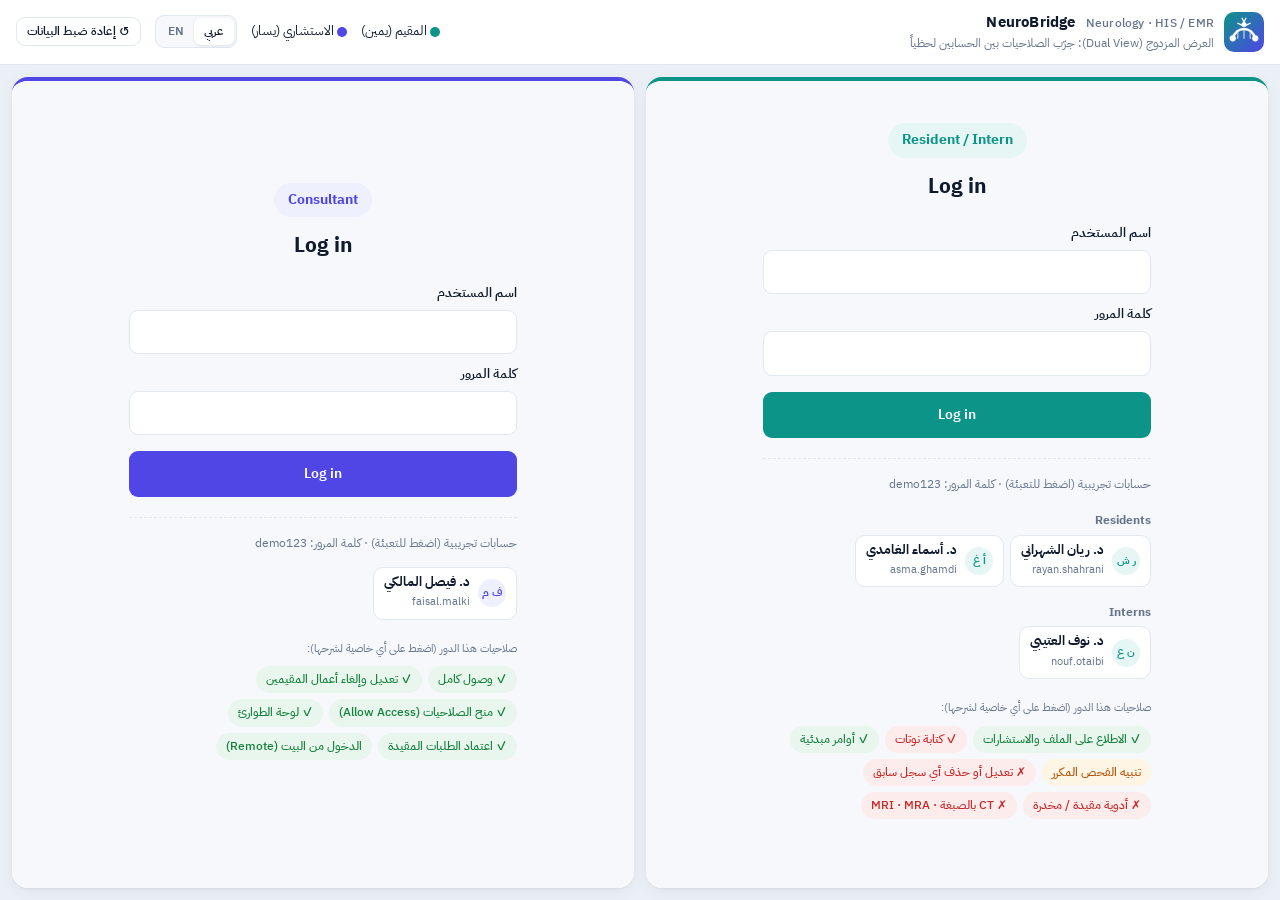
<file: index.html>
<!doctype html>
<html lang="ar" dir="rtl">
<head>
  <meta charset="utf-8">
  <meta name="viewport" content="width=device-width, initial-scale=1">
  <meta name="robots" content="noindex, nofollow">
  <title>NeuroBridge — Neurology HIS</title>
  <link rel="icon" href="logo.svg" type="image/svg+xml">
  <link rel="preconnect" href="https://fonts.googleapis.com">
  <link href="https://fonts.googleapis.com/css2?family=IBM+Plex+Sans+Arabic:wght@400;500;600;700&display=swap" rel="stylesheet">
  <link rel="stylesheet" href="styles.css?v=11">
</head>
<body>
  <header class="topbar">
    <div class="brand">
      <img class="logo" src="logo.svg" alt="NeuroBridge">
      <div>
        <b class="ltr">NeuroBridge <span class="dept">Neurology · HIS / EMR</span></b>
        <small data-i18n="app.subtitle"></small>
      </div>
    </div>
    <!-- على الجوال: شاشة وحدة في كل مرة مع زر تبديل -->
    <div class="view-switch" role="tablist">
      <button type="button" data-show="res"><i class="dot res"></i> <span data-i18n="tab.res"></span><i class="ping" hidden></i></button>
      <button type="button" data-show="con"><i class="dot con"></i> <span data-i18n="tab.con"></span><i class="ping" hidden></i></button>
    </div>
    <div class="legend">
      <span class="legend-item"><i class="dot res"></i> <span data-i18n="legend.res"></span></span>
      <span class="legend-item"><i class="dot con"></i> <span data-i18n="legend.con"></span></span>
      <div class="lang-toggle" role="group" aria-label="Language">
        <button type="button" data-lang="ar">عربي</button>
        <button type="button" data-lang="en">EN</button>
      </div>
      <button class="btn ghost sm" onclick="location.reload()" data-i18n="reset"></button>
    </div>
  </header>

  <main class="split">
    <!-- المقيم دائماً يمين والاستشاري يسار (بغض النظر عن اللغة) -->
    <section class="panel res" id="panel-res">
      <div class="panel-root"></div>
      <div class="toasts"></div>
    </section>
    <section class="panel con" id="panel-con">
      <div class="panel-root"></div>
      <div class="toasts"></div>
    </section>
  </main>

  <script src="app.js?v=11"></script>
</body>
</html>
</file>
<file: styles.css>
:root {
  --bg: #eaf0f5;
  --surface: #ffffff;
  --surface-2: #f6f8fb;
  --line: #e2e8f0;
  --text: #0f1b2d;
  --muted: #64748b;

  --res: #0d9488;
  --res-soft: #e6f6f4;
  --con: #4f46e5;
  --con-soft: #eef0fe;

  --green: #15803d;
  --green-soft: #e8f6ed;
  --amber: #b45309;
  --amber-soft: #fef5e4;
  --red: #c62828;
  --red-soft: #fdecec;

  --radius: 12px;
  --shadow: 0 1px 2px rgba(15, 27, 45, .06), 0 4px 16px rgba(15, 27, 45, .05);
}

* { box-sizing: border-box; }
html, body { margin: 0; height: 100%; }
body {
  background: var(--bg);
  color: var(--text);
  font-family: "IBM Plex Sans Arabic", "Segoe UI", Tahoma, sans-serif;
  font-size: 14px;
  line-height: 1.6;
  display: flex;
  flex-direction: column;
}
button, input, select, textarea { font: inherit; color: inherit; }
small { color: var(--muted); }
.muted { color: var(--muted); }
.ltr { direction: ltr; unicode-bidi: isolate; display: inline-block; }

/* ===== الشريط العلوي ===== */
.topbar {
  display: flex; align-items: center; justify-content: space-between; gap: 12px;
  padding: 10px 16px; background: var(--surface); border-bottom: 1px solid var(--line);
  flex-wrap: wrap;
}
.brand { display: flex; align-items: center; gap: 10px; }
.brand small { display: block; font-size: 12px; }
.logo { width: 40px; height: 40px; flex: none; display: block; }
.brand b { font-size: 15px; letter-spacing: .2px; }
.dept { font-weight: 500; font-size: 12px; color: var(--muted); margin-inline-start: 6px; }
.lang-toggle { display: inline-flex; background: var(--surface-2); border: 1px solid var(--line); border-radius: 9px; padding: 2px; }
.lang-toggle button { border: 0; background: none; padding: 4px 10px; border-radius: 7px; cursor: pointer; font-weight: 600; font-size: 12px; color: var(--muted); }
.lang-toggle button.on { background: var(--surface); color: var(--text); box-shadow: 0 1px 3px rgba(0,0,0,.1); }
.legend { display: flex; align-items: center; gap: 14px; font-size: 13px; flex-wrap: wrap; }
.dot { display: inline-block; width: 10px; height: 10px; border-radius: 50%; vertical-align: middle; }
.dot.res { background: var(--res); }
.dot.con { background: var(--con); }

/* ===== التقسيم ===== */
.split {
  flex: 1; min-height: 0;
  display: grid; grid-template-columns: 1fr 1fr; gap: 12px; padding: 12px;
}
.panel {
  --accent: var(--res); --accent-soft: var(--res-soft);
  position: relative; min-height: 0; overflow: hidden;
  background: var(--surface); border-radius: 16px; box-shadow: var(--shadow);
  border-top: 4px solid var(--accent);
}
.panel.con { --accent: var(--con); --accent-soft: var(--con-soft); }
.panel-root { height: 100%; display: flex; flex-direction: column; }
.panel-body { flex: 1; overflow-y: auto; padding: 14px 16px 40px; background: var(--surface-2); }

/* الشاشتين دائماً جنب بعض: المقيم يمين والاستشاري يسار */
.split { grid-template-columns: minmax(0, 1fr) minmax(0, 1fr); }
/* بالإنجليزي يبقى المقيم يمين والاستشاري يسار */
[dir="ltr"] .panel.res { order: 2; }
@media (max-width: 1100px) {
  .split { gap: 8px; padding: 8px; }
  .panel-body { padding: 10px 10px 40px; }
  .ph, .nav { padding-inline: 10px; }
  .stats { grid-template-columns: repeat(2, 1fr); }
  .legend-item { display: none; }
}

/* ===== رأس اللوحة ===== */
.ph {
  display: flex; align-items: center; justify-content: space-between; gap: 10px;
  padding: 10px 16px; border-bottom: 1px solid var(--line); flex-wrap: wrap;
}
.ph-role {
  display: inline-flex; align-items: center; gap: 6px; font-weight: 600; font-size: 13px;
  color: var(--accent); background: var(--accent-soft); padding: 4px 10px; border-radius: 999px;
}
.ph-user { display: flex; align-items: center; gap: 10px; }
.ph-user b { display: block; font-size: 13px; line-height: 1.3; }
.ph-user small { font-size: 12px; }

.nav { display: flex; gap: 4px; padding: 8px 12px; border-bottom: 1px solid var(--line); overflow-x: auto; }
.nav-btn {
  border: 0; background: none; padding: 7px 12px; border-radius: 8px; cursor: pointer; white-space: nowrap;
  color: var(--muted); font-weight: 500;
}
.nav-btn:hover { background: var(--surface-2); color: var(--text); }
.nav-btn.on { background: var(--accent-soft); color: var(--accent); font-weight: 600; }
.count {
  display: inline-grid; place-items: center; min-width: 20px; height: 20px; padding: 0 6px; margin-inline-start: 4px;
  border-radius: 999px; background: var(--red); color: #fff; font-size: 11px; font-weight: 700;
}
.count.soft { background: var(--line); color: var(--text); }

/* ===== أزرار ===== */
.btn {
  border: 1px solid transparent; border-radius: 9px; padding: 8px 14px; cursor: pointer;
  font-weight: 600; font-size: 13px; transition: filter .15s, background .15s;
}
.btn:hover { filter: brightness(.95); }
.btn.sm { padding: 4px 10px; font-size: 12px; }
.btn.primary { background: var(--accent); color: #fff; }
.btn.ghost { background: var(--surface); border-color: var(--line); }
.btn.ghost:hover { background: var(--surface-2); }
.btn.warn { background: var(--amber); color: #fff; }
.btn.danger { background: var(--red); color: #fff; }
.btn.danger-ghost { background: var(--surface); border-color: #f3c4c4; color: var(--red); }
.btn.success { background: var(--green); color: #fff; }
.link { border: 0; background: none; padding: 0; color: var(--accent); font-weight: 600; cursor: pointer; }
.link:hover { text-decoration: underline; }
.back { border: 0; background: none; color: var(--muted); cursor: pointer; padding: 0 0 8px; font-weight: 500; }
.back:hover { color: var(--text); }

/* ===== الأفاتار ===== */
.avatar {
  width: 38px; height: 38px; flex: none; border-radius: 50%; display: grid; place-items: center;
  background: var(--accent-soft); color: var(--accent); font-weight: 700; font-size: 14px;
}
.avatar.sm { width: 32px; height: 32px; font-size: 12px; }
.avatar.xs { width: 28px; height: 28px; font-size: 11px; }
.avatar.resident { background: var(--res-soft); color: var(--res); }
.avatar.consultant { background: var(--con-soft); color: var(--con); }

/* ===== تسجيل الدخول ===== */
.login { margin: auto; width: min(420px, 100%); padding: 24px 16px; text-align: center; }
.login h2 { margin: 12px 0 2px; }
.login-badge {
  display: inline-block; padding: 6px 14px; border-radius: 999px;
  background: var(--accent-soft); color: var(--accent); font-weight: 700;
}
.acct-list { display: grid; gap: 10px; margin-top: 18px; }
.acct {
  display: flex; align-items: center; gap: 12px; text-align: start; width: 100%;
  background: var(--surface); border: 1px solid var(--line); border-radius: var(--radius);
  padding: 12px 14px; cursor: pointer; transition: border-color .15s, box-shadow .15s;
}
.acct:hover { border-color: var(--accent); box-shadow: var(--shadow); }
.acct b { display: block; }
.acct .go { margin-inline-start: auto; color: var(--accent); font-weight: 600; font-size: 13px; }
.login-rules { margin-top: 18px; text-align: start; font-size: 13px; }

/* ===== البطاقات ===== */
.card {
  background: var(--surface); border: 1px solid var(--line); border-radius: var(--radius);
  padding: 14px; margin-bottom: 12px;
}
.card h3 { margin: 0 0 4px; font-size: 15px; }
.section-title { display: flex; align-items: center; gap: 8px; margin: 18px 0 8px; font-size: 14px; font-weight: 700; }
.section-title:first-child { margin-top: 0; }
.empty { text-align: center; color: var(--muted); padding: 22px 10px; border: 1px dashed var(--line); border-radius: var(--radius); background: var(--surface); }

/* صلاحيات */
.perms { display: flex; flex-wrap: wrap; gap: 6px; margin-top: 8px; }
.perm { font-size: 12px; padding: 3px 9px; border-radius: 999px; font-weight: 500; border: 1px solid transparent; cursor: pointer; transition: border-color .15s, transform .1s; }
.perm:hover { border-color: currentColor; }
.perm:active { transform: scale(.97); }
.perm.warn { background: var(--amber-soft); color: var(--amber); }
.perm.yes { background: var(--green-soft); color: var(--green); }
.perm.no { background: var(--red-soft); color: var(--red); }

/* الفلتر (In-pt / Out-pt / ER) */
.filters { display: flex; gap: 6px; margin-bottom: 12px; flex-wrap: wrap; }
.filter {
  border: 1px solid var(--line); background: var(--surface); border-radius: 999px;
  padding: 5px 12px; cursor: pointer; font-size: 13px; font-weight: 500;
}
.filter.on { background: var(--accent); color: #fff; border-color: var(--accent); }

/* قائمة المرضى */
.pt-grid { display: grid; gap: 10px; }
.pt-card {
  display: block; width: 100%; text-align: start; cursor: pointer;
  background: var(--surface); border: 1px solid var(--line); border-radius: var(--radius); padding: 12px 14px;
  transition: border-color .15s, box-shadow .15s;
}
.pt-card:hover { border-color: var(--accent); box-shadow: var(--shadow); }
.pt-card .row1 { display: flex; align-items: center; gap: 8px; flex-wrap: wrap; }
.pt-card .name { font-weight: 700; font-size: 15px; }
.pt-card .dx { font-size: 13px; margin-top: 2px; }
.pt-card .tags { display: flex; gap: 6px; flex-wrap: wrap; margin-top: 8px; }

/* رأس ملف المريض */
.pt-head { display: grid; gap: 8px; border-inline-start: 4px solid var(--accent); }
.pt-head .name { font-size: 17px; font-weight: 700; }
.pt-meta { display: flex; flex-wrap: wrap; gap: 6px 14px; font-size: 13px; color: var(--muted); }
.pt-meta b { color: var(--text); font-weight: 600; }
.vitals { font-size: 12.5px; background: var(--surface-2); border-radius: 8px; padding: 6px 10px; }

/* شرائح */
.chip {
  display: inline-flex; align-items: center; gap: 4px; white-space: nowrap;
  font-size: 11.5px; font-weight: 600; padding: 2px 9px; border-radius: 999px;
  background: var(--surface-2); color: var(--muted); border: 1px solid var(--line);
}
.chip.green { background: var(--green-soft); color: var(--green); border-color: transparent; }
.chip.amber { background: var(--amber-soft); color: var(--amber); border-color: transparent; }
.chip.red { background: var(--red-soft); color: var(--red); border-color: transparent; }
.chip.accent { background: var(--accent-soft); color: var(--accent); border-color: transparent; }
.chip.em { background: var(--red); color: #fff; border-color: transparent; }
.chip.ur { background: var(--amber-soft); color: var(--amber); border-color: transparent; }
.chip.ro { background: var(--surface-2); color: var(--muted); }
.chip.set-in { background: #e8f0fe; color: #1d4ed8; border-color: transparent; }
.chip.set-out { background: #f1ecfd; color: #6d28d9; border-color: transparent; }
.chip.set-er { background: var(--red-soft); color: var(--red); border-color: transparent; }

/* التبويبات */
.tabs { display: flex; gap: 4px; border-bottom: 1px solid var(--line); margin: 14px 0 12px; overflow-x: auto; }
.tab {
  border: 0; background: none; padding: 8px 12px; cursor: pointer; white-space: nowrap;
  color: var(--muted); border-bottom: 2px solid transparent; margin-bottom: -1px; font-weight: 500;
}
.tab.on { color: var(--accent); border-bottom-color: var(--accent); font-weight: 700; }

/* النماذج */
.form label { display: block; font-weight: 700; margin-bottom: 6px; font-size: 13px; }
.form textarea, .form input, .form select, .edit-box textarea, .edit-box input, .edit-box select, .modal textarea, .reply-form textarea, .grant-row select {
  width: 100%; border: 1px solid var(--line); border-radius: 9px; padding: 8px 10px; background: var(--surface);
  outline: none; transition: border-color .15s, box-shadow .15s;
}
.form textarea:focus, .form input:focus, .form select:focus, .edit-box textarea:focus, .modal textarea:focus, .reply-form textarea:focus {
  border-color: var(--accent); box-shadow: 0 0 0 3px var(--accent-soft);
}
textarea { resize: vertical; }
.form .row { margin: 8px 0; }
.form-foot { display: flex; align-items: center; justify-content: flex-end; gap: 8px; margin-top: 8px; flex-wrap: wrap; }
.form-foot .hint { margin-inline-end: auto; font-size: 12px; color: var(--muted); }
.seg { display: flex; gap: 4px; background: var(--surface-2); padding: 3px; border-radius: 10px; }
.seg-btn { flex: 1; border: 0; background: none; padding: 6px 8px; border-radius: 8px; cursor: pointer; font-weight: 500; font-size: 13px; }
.seg-btn.on { background: var(--surface); color: var(--accent); font-weight: 700; box-shadow: 0 1px 3px rgba(0,0,0,.08); }
.readonly-box {
  display: flex; gap: 10px; align-items: center; padding: 10px 12px; margin-bottom: 12px;
  background: var(--amber-soft); color: var(--amber); border-radius: var(--radius); font-size: 13px; font-weight: 500;
}

/* السجلات (نوتات / أوامر / استشارات) */
.item {
  background: var(--surface); border: 1px solid var(--line); border-radius: var(--radius);
  padding: 12px 14px; margin-bottom: 10px; position: relative;
}
.item-top { display: flex; align-items: center; gap: 10px; flex-wrap: wrap; }
.item-top .who { flex: 1; min-width: 0; }
.item-top .who b { display: block; font-size: 13.5px; line-height: 1.35; }
.item-top .who small { font-size: 12px; }
.item-actions { display: flex; gap: 6px; flex: none; }
.item-text { margin: 8px 0 0; white-space: pre-wrap; }
.item-foot { display: flex; justify-content: flex-end; gap: 6px; margin-top: 8px; flex-wrap: wrap; }
.item-foot:empty { display: none; }
.lock { font-size: 12px; color: var(--muted); }
.item.is-edited { border-color: #f5d9a6; background: #fffcf5; }
.item.is-void { opacity: .7; }
.item.is-void .item-text, .item.is-void .who b { text-decoration: line-through; }
.edit-tag, .void-tag, .note-box { margin-top: 8px; font-size: 12.5px; border-radius: 8px; padding: 6px 10px; }
.edit-tag { background: var(--amber-soft); color: var(--amber); font-weight: 500; }
.edit-tag details { margin-top: 4px; color: var(--text); }
.edit-tag summary { cursor: pointer; color: var(--amber); }
.edit-tag details p { margin: 4px 0 0; white-space: pre-wrap; text-decoration: line-through; color: var(--muted); }
.void-tag { background: var(--red-soft); color: var(--red); font-weight: 500; }
.note-box { background: var(--surface-2); }
.note-box.amber { background: var(--amber-soft); color: #7c3d06; }
.note-box.green { background: var(--green-soft); color: var(--green); font-weight: 500; }
.edit-box { margin-top: 8px; display: grid; gap: 8px; }
.type-ic { width: 32px; height: 32px; flex: none; border-radius: 9px; display: grid; place-items: center; font-size: 15px; }
.type-ic.lab { background: #e8f0fe; }
.type-ic.rad { background: #f1ecfd; }
.type-ic.med { background: var(--green-soft); }

/* الوميض عند التحديث من الطرف الآخر */
.flash { animation: flash 2.2s ease-out 2; }
@keyframes flash {
  0% { box-shadow: 0 0 0 0 rgba(245, 158, 11, .0); background: #fff3d6; }
  30% { box-shadow: 0 0 0 4px rgba(245, 158, 11, .35); }
  100% { box-shadow: 0 0 0 0 rgba(245, 158, 11, 0); }
}

/* الاستشارات */
.consult.open.em { border-inline-start: 4px solid var(--red); }
.consult.open.ur { border-inline-start: 4px solid var(--amber); }
.consult .meta { font-size: 12px; color: var(--muted); margin-top: 6px; }
.spacer { flex: 1; }
.timer {
  font-variant-numeric: tabular-nums; font-weight: 700; font-size: 13px;
  padding: 3px 10px; border-radius: 8px; white-space: nowrap;
}
.t-ok { background: var(--green-soft); color: var(--green); }
.t-amber { background: var(--amber-soft); color: var(--amber); }
.t-red { background: var(--red-soft); color: var(--red); }
.t-over { background: var(--red); color: #fff; animation: pulse 1s infinite alternate; }
@keyframes pulse { to { opacity: .65; } }
.reply {
  margin-top: 8px; padding: 8px 10px; border-radius: 8px;
  background: var(--con-soft); border-inline-start: 3px solid var(--con);
}
.reply p { margin: 2px 0 0; white-space: pre-wrap; }
.reply-form { margin-top: 10px; display: grid; gap: 6px; }
.quick { display: flex; gap: 6px; flex-wrap: wrap; }
.quick button {
  border: 1px solid var(--line); background: var(--surface); border-radius: 999px;
  padding: 3px 10px; font-size: 12px; cursor: pointer;
}
.quick button:hover { border-color: var(--accent); color: var(--accent); }
.urg-pick { display: flex; gap: 6px; margin-bottom: 8px; flex-wrap: wrap; }
.urg-pick label { font-weight: 500; display: inline-flex; align-items: center; gap: 4px; margin: 0; cursor: pointer;
  border: 1px solid var(--line); border-radius: 999px; padding: 4px 10px; font-size: 13px; }
.urg-pick input { width: auto; }

/* الإحصائيات */
.stats { display: grid; grid-template-columns: repeat(4, 1fr); gap: 8px; margin-bottom: 14px; }
.stat { background: var(--surface); border: 1px solid var(--line); border-radius: var(--radius); padding: 10px 12px; text-align: start; cursor: pointer; transition: border-color .15s, box-shadow .15s; }
.stat:hover { border-color: var(--accent); box-shadow: var(--shadow); }
.stat.on { border-color: var(--accent); box-shadow: 0 0 0 3px var(--accent-soft); }
.filter-banner { display: flex; align-items: center; justify-content: space-between; gap: 8px; margin: -4px 0 12px; padding: 6px 12px; border-radius: 9px; background: var(--accent-soft); color: var(--accent); font-weight: 600; font-size: 13px; }
.stat b { display: block; font-size: 22px; line-height: 1.2; font-variant-numeric: tabular-nums; }
.stat small { font-size: 12px; }
.stat.red b { color: var(--red); }
.stat.amber b { color: var(--amber); }
@media (max-width: 1400px) { .stats { grid-template-columns: repeat(2, 1fr); } }

/* الصلاحيات */
.res-pick { display: flex; gap: 8px; flex-wrap: wrap; margin-top: 10px; }
.pick {
  display: flex; align-items: center; gap: 8px; text-align: start; cursor: pointer;
  border: 1px solid var(--line); background: var(--surface); border-radius: 10px; padding: 8px 12px;
}
.pick small { display: block; font-size: 11.5px; }
.pick.on { border-color: var(--accent); background: var(--accent-soft); }
.grant-row {
  display: grid; grid-template-columns: 1fr auto 170px; align-items: center; gap: 12px;
  padding: 10px 0; border-bottom: 1px solid var(--line);
}
.grant-row:last-child { border-bottom: 0; }
.grant-row b { display: block; }
.grant-row small { font-size: 12px; }
.grant-row select:disabled { opacity: .5; }
@media (max-width: 1300px) { .grant-row { grid-template-columns: 1fr auto; } .grant-row select { grid-column: 1 / -1; } }
.switch { position: relative; width: 42px; height: 24px; display: inline-block; }
.switch input { opacity: 0; width: 0; height: 0; }
.switch span { position: absolute; inset: 0; background: #cbd5e1; border-radius: 999px; cursor: pointer; transition: background .2s; }
.switch span::before {
  content: ""; position: absolute; top: 3px; right: 3px; width: 18px; height: 18px; border-radius: 50%;
  background: #fff; transition: transform .2s; box-shadow: 0 1px 2px rgba(0,0,0,.2);
}
.switch input:checked + span { background: var(--accent); }
.switch input:checked + span::before { transform: translateX(-18px); }
[dir="ltr"] .switch span::before { right: auto; left: 3px; }
[dir="ltr"] .switch input:checked + span::before { transform: translateX(18px); }

/* النوافذ المنبثقة داخل اللوحة */
.modal-wrap {
  position: absolute; inset: 0; z-index: 20; display: grid; place-items: center; padding: 16px;
  background: rgba(15, 27, 45, .45); animation: fade .15s;
}
.modal {
  width: min(460px, 100%); background: var(--surface); border-radius: 16px; padding: 20px;
  box-shadow: 0 20px 50px rgba(0,0,0,.25); animation: pop .18s ease-out;
}
.modal h3 { margin: 8px 0 6px; font-size: 16px; }
.modal p { margin: 0 0 8px; }
.modal-ic { width: 46px; height: 46px; border-radius: 12px; display: grid; place-items: center; font-size: 22px; }
.modal-ic.warn { background: var(--amber-soft); }
.modal-ic.stop { background: var(--red-soft); }
.modal-ic.info { background: var(--accent-soft); }
@keyframes fade { from { opacity: 0; } }
@keyframes pop { from { transform: scale(.95); opacity: 0; } }

/* التنبيهات المنبثقة */
.toasts {
  position: absolute; bottom: 14px; left: 14px; right: 14px; z-index: 30;
  display: flex; flex-direction: column; align-items: center; gap: 8px; pointer-events: none;
}
.toast {
  background: #0f1b2d; color: #fff; padding: 10px 14px; border-radius: 10px; font-size: 13px;
  box-shadow: 0 8px 24px rgba(0,0,0,.25); max-width: 100%; animation: pop .2s ease-out;
  border-inline-start: 4px solid var(--accent); transition: opacity .3s, transform .3s;
}
.toast.ok { border-inline-start-color: #22c55e; }
.toast.warn { border-inline-start-color: #f59e0b; }
.toast.danger { border-inline-start-color: #ef4444; }
.toast.out { opacity: 0; transform: translateY(8px); }

/* مجموعات الحسابات في شاشة الدخول (مقيمين / امتياز) */
.acct-group { margin: 16px 0 -8px; font-size: 12px; font-weight: 700; color: var(--muted); text-align: start; }

/* التشخيص والعلاجات الحالية في رأس الملف */
.pt-row { display: flex; gap: 10px; align-items: baseline; flex-wrap: wrap; }
.pt-label { font-size: 12px; color: var(--muted); min-width: 92px; }
.meds { display: flex; gap: 6px; flex-wrap: wrap; }
.med-chip { background: var(--green-soft); color: var(--green); border-color: transparent; }

/* ===== الجوال: شاشة وحدة في كل مرة ===== */
.view-switch { display: none; }
.ping { display: inline-block; width: 8px; height: 8px; border-radius: 50%; background: var(--red); margin-inline-start: 4px; }
@media (max-width: 700px) {
  .topbar { padding: 10px 16px; gap: 8px; }
  .brand small { display: none; }
  .view-switch {
    order: 3; display: flex; width: 100%; gap: 4px; padding: 3px;
    background: var(--surface-2); border: 1px solid var(--line); border-radius: 10px;
  }
  .view-switch button {
    flex: 1; border: 0; background: none; padding: 8px; border-radius: 8px; cursor: pointer;
    font-weight: 600; font-size: 13px; color: var(--muted);
  }
  .view-switch button.on { background: var(--surface); color: var(--text); box-shadow: 0 1px 3px rgba(15, 27, 45, .12); }
  .split { grid-template-columns: minmax(0, 1fr); padding: 8px 16px 16px; }
  body[data-show="res"] .panel.con, body[data-show="con"] .panel.res { display: none; }
  .stats { grid-template-columns: repeat(2, 1fr); }
  .grant-row { grid-template-columns: 1fr auto; }
  .grant-row select { grid-column: 1 / -1; }
}

/* ===== نموذج تسجيل الدخول ===== */
.login-form { display: grid; gap: 6px; margin-top: 16px; text-align: start; }
.login-form label { font-size: 13px; font-weight: 600; margin-top: 4px; }
.login-form input {
  width: 100%; border: 1px solid var(--line); border-radius: 9px; padding: 10px 12px;
  background: var(--surface); outline: none; transition: border-color .15s, box-shadow .15s;
}
.login-form input:focus { border-color: var(--accent); box-shadow: 0 0 0 3px var(--accent-soft); }
.btn.block { width: 100%; padding: 11px; margin-top: 10px; font-size: 14px; }
.login-error { background: var(--red-soft); color: var(--red); border-radius: 8px; padding: 8px 10px; font-size: 13px; font-weight: 500; }
.demo { margin-top: 20px; padding-top: 14px; border-top: 1px dashed var(--line); text-align: start; }
.demo-list { display: flex; flex-wrap: wrap; gap: 6px; margin-top: 12px; }
.demo-chip {
  display: flex; align-items: center; gap: 8px; text-align: start; cursor: pointer;
  border: 1px solid var(--line); background: var(--surface); border-radius: 10px; padding: 6px 10px;
}
.demo-chip:hover { border-color: var(--accent); }
.demo-chip b { display: block; font-size: 12.5px; line-height: 1.3; }
.demo-chip small { font-size: 11px; }

/* ===== وضع المنزل للاستشاري ===== */
.remote-btn { background: var(--surface-2); border-color: var(--line); color: var(--text); }
.remote-btn.on { background: var(--amber-soft); border-color: #f5d9a6; color: var(--amber); }
.remote-banner {
  margin-bottom: 12px; padding: 10px 12px; border-radius: var(--radius); font-size: 13px;
  background: var(--amber-soft); color: #7c3d06; border: 1px solid #f5d9a6;
}

/* رموز نوع الطلب نصية بدل الإيموجي */
.type-ic { font-size: 10px; font-weight: 700; letter-spacing: .5px; color: var(--muted); }
.type-ic.lab { color: #1d4ed8; }
.type-ic.rad { color: #6d28d9; }
.type-ic.med { color: var(--green); }
.lock { font-weight: 600; background: var(--surface-2); border: 1px solid var(--line); border-radius: 999px; padding: 1px 8px; }

/* ===== الإعدادات (خصائص الدخول من البيت) ===== */
.remote-banner { display: flex; align-items: center; justify-content: space-between; gap: 10px; flex-wrap: wrap; }
.set-actions { display: flex; align-items: center; gap: 6px; flex-wrap: wrap; margin-top: 10px; }
.set-list { padding: 4px 14px; }
.set-row { display: flex; align-items: center; justify-content: space-between; gap: 12px; padding: 10px 0; border-bottom: 1px solid var(--line); cursor: pointer; }
.set-row:last-child { border-bottom: 0; }
.set-row b { display: block; font-size: 13.5px; }
.set-row small { display: block; font-size: 12px; }
.set-row .switch { flex: none; }

/* ===== جدول المواعيد ===== */
.sch-list { padding: 4px 14px; }
.sch-row { display: flex; align-items: center; gap: 12px; padding: 10px 0; border-bottom: 1px solid var(--line); }
.sch-row:last-child { border-bottom: 0; }
.sch-time { font-weight: 700; font-variant-numeric: tabular-nums; color: var(--accent); min-width: 48px; }
.sch-main { flex: 1; min-width: 0; }
.sch-main b { display: block; }
.sch-main small { font-size: 12px; }

/* ===== المحادثة الآمنة ===== */
.chat-thread { display: flex; flex-direction: column; gap: 8px; max-height: 320px; overflow-y: auto; padding: 2px; }
.bubble { max-width: 85%; align-self: flex-start; background: var(--surface-2); border: 1px solid var(--line); border-radius: 12px; padding: 8px 12px; }
.bubble.mine { align-self: flex-end; background: var(--accent-soft); border-color: transparent; }
.bubble p { margin: 0; white-space: pre-wrap; }
.bubble small { font-size: 11px; }
.chat-form { display: flex; gap: 8px; margin-top: 10px; }
.chat-form input { flex: 1; min-width: 0; border: 1px solid var(--line); border-radius: 9px; padding: 8px 10px; background: var(--surface); outline: none; }
.chat-form input:focus { border-color: var(--accent); box-shadow: 0 0 0 3px var(--accent-soft); }

/* ===== النتائج ===== */
.table-wrap { padding: 0; overflow-x: auto; }
.res-table { width: 100%; border-collapse: collapse; font-size: 13px; }
.res-table th { text-align: start; font-size: 12px; font-weight: 600; color: var(--muted); padding: 8px 12px; border-bottom: 1px solid var(--line); white-space: nowrap; }
.res-table td { padding: 8px 12px; border-bottom: 1px solid var(--line); white-space: nowrap; font-variant-numeric: tabular-nums; }
.res-table tr:last-child td { border-bottom: 0; }
.res-table tr.abn td { background: #fff7f7; }
.ltr-block { direction: ltr; text-align: left; }

/* ===== عناصر مختصرة في التنبيهات (نتائج / توقيع) ===== */
.item.mini { display: flex; align-items: center; gap: 10px; flex-wrap: wrap; padding: 10px 12px; }
.item.mini .who { flex: 1; min-width: 0; }
.item.mini .who b { display: block; font-size: 13px; overflow: hidden; text-overflow: ellipsis; }
.item.mini .who small { font-size: 12px; }
.cosign-row { display: flex; align-items: center; justify-content: space-between; gap: 8px; margin-top: 8px; flex-wrap: wrap; }

/* ===== صندوق الرسائل ===== */
.inbox { padding: 4px 14px; }
.inbox-row { display: flex; justify-content: space-between; gap: 10px; padding: 8px 0; border-bottom: 1px solid var(--line); font-size: 13px; }
.inbox-row:last-child { border-bottom: 0; }
.inbox-row small { flex: none; font-size: 11.5px; }
.inbox-row.unread span { font-weight: 600; }
.section-title .count { margin: 0; }
.section-title .link { font-size: 12px; font-weight: 600; }

/* ===== الصور ===== */
.media-grid { display: grid; grid-template-columns: repeat(auto-fill, minmax(140px, 1fr)); gap: 10px; }
.media-item { margin: 0; background: var(--surface); border: 1px solid var(--line); border-radius: var(--radius); overflow: hidden; }
.media-item img { display: block; width: 100%; aspect-ratio: 4 / 3; object-fit: cover; max-width: 100%; }
.media-item figcaption { padding: 6px 8px; font-size: 12px; }
.media-item figcaption b { display: block; }
.form input[type="file"] { padding: 6px; }
.check { display: flex; align-items: center; gap: 8px; font-size: 13px; font-weight: 500; margin-top: 8px; cursor: pointer; }
.check input { width: auto; }

/* ===== ملف المريض: شكل الأنظمة الطبية ===== */
.chart-banner {
  background: var(--surface); border: 1px solid var(--line); border-radius: var(--radius);
  border-inline-start: 4px solid var(--accent); padding: 12px 14px; display: grid; gap: 10px;
}
.cb-top { display: flex; align-items: center; gap: 8px; flex-wrap: wrap; }
.cb-top .name { font-size: 17px; font-weight: 700; }
.cb-grid { display: grid; grid-template-columns: repeat(4, minmax(0, 1fr)); gap: 8px; }
.cb-grid > div { background: var(--surface-2); border-radius: 8px; padding: 6px 10px; min-width: 0; }
.cb-grid small { display: block; font-size: 11px; }
.cb-grid b { display: block; font-size: 13px; overflow-wrap: anywhere; }
.cb-allergy { display: flex; gap: 6px; flex-wrap: wrap; }
@media (max-width: 1300px) { .cb-grid { grid-template-columns: repeat(2, minmax(0, 1fr)); } }
.chip-btn { cursor: pointer; }

.sum-grid { display: grid; grid-template-columns: repeat(2, minmax(0, 1fr)); gap: 10px; }
@media (max-width: 1300px) { .sum-grid { grid-template-columns: minmax(0, 1fr); } }
.card.sum { margin: 0; }
.card.sum h4 { margin: 0 0 6px; font-size: 12px; font-weight: 700; color: var(--muted); letter-spacing: .2px; }
.sum-list { list-style: none; margin: 0 0 6px; padding: 0; display: grid; gap: 4px; font-size: 13px; }
.sum-list li { display: flex; justify-content: space-between; align-items: center; gap: 8px; }
.clamp { display: -webkit-box; -webkit-line-clamp: 3; -webkit-box-orient: vertical; overflow: hidden; margin: 0 0 4px; }
.hint-box { background: var(--accent-soft); color: var(--accent); border-radius: var(--radius); padding: 10px 12px; margin-bottom: 12px; font-size: 13px; font-weight: 500; }

.order-result { margin-top: 8px; padding: 8px 10px; border-radius: 8px; background: var(--green-soft); font-size: 13px; display: flex; flex-wrap: wrap; gap: 6px; align-items: baseline; }
.order-result.abn { background: var(--red-soft); }
.order-result.wait { background: none; padding: 0; }
.muted-row td { opacity: .55; text-decoration: line-through; }
</file>
